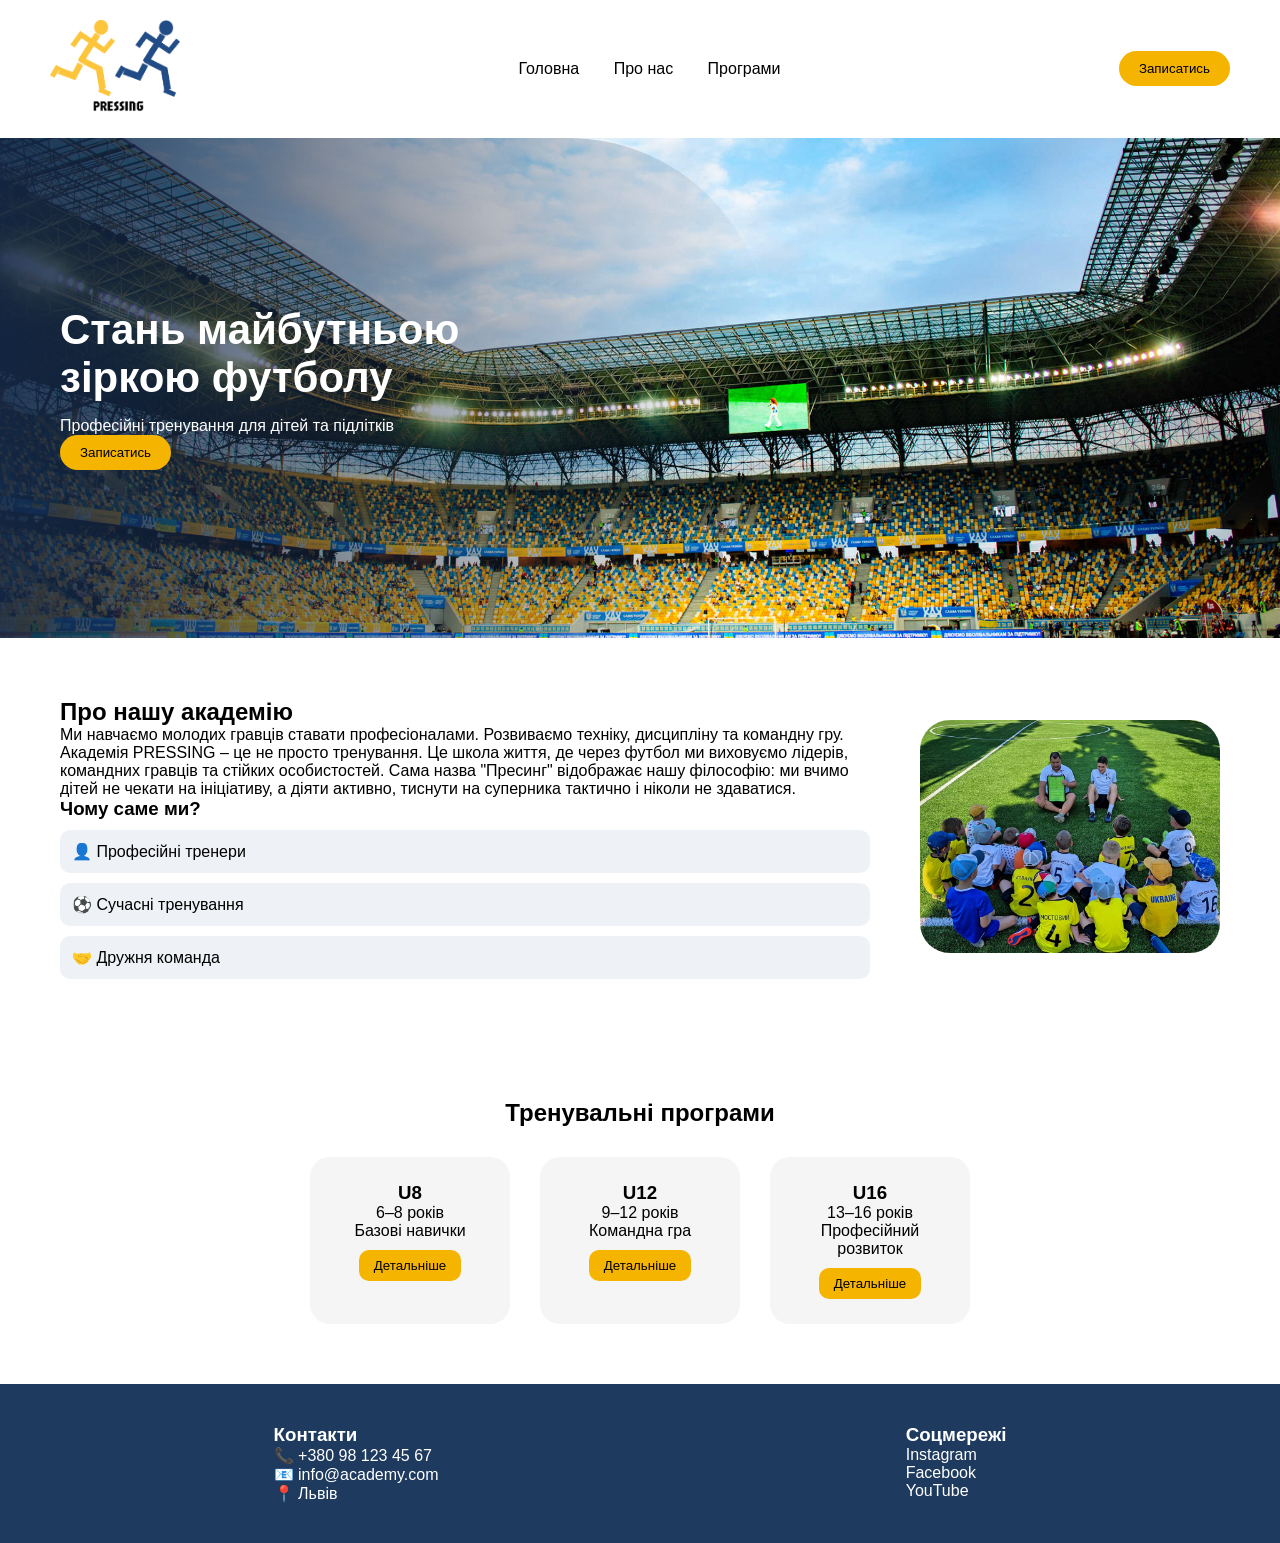
<file: index.html>
<!DOCTYPE html>
<html lang="uk">
<head>
    <meta charset="UTF-8">
    <title>Pressing</title>
    <link rel="stylesheet" href="style.css">
</head>
<body>

<body>

<header class="header">
    <div class="logo">
        <img src="images/logo.png" alt="Логотип">
    </div>

   <nav>
    <a href="index.html">Головна</a>
    <a href="#about">Про нас</a>
    <a href="#programs">Програми</a>
</nav>

    <a href="signup.html">
    <button class="btn">Записатись</button>
</a>
</header>

<section class="hero">
    <div class="overlay"></div>

    <div class="hero-content">
        <h1>Стань майбутньою<br>зіркою футболу</h1>
        <p>Професійні тренування для дітей та підлітків</p>
        <a href="signup.html">
    <button class="btn">Записатись</button>
</a>
    </div>
</section>

<section id="about" class="about">
    <div class="about-left">
        <h2>Про нашу академію</h2>
        <p>
            Ми навчаємо молодих гравців ставати професіоналами.
            Розвиваємо техніку, дисципліну та командну гру.
            Академія PRESSING – це не просто тренування. Це школа життя, де через футбол ми виховуємо лідерів, командних гравців та стійких особистостей. Сама назва "Пресинг" відображає нашу філософію: ми вчимо дітей не чекати на ініціативу, а діяти активно, тиснути на суперника тактично і ніколи не здаватися.
        </p>
       
        <h3>Чому саме ми?</h3>
        <div class="features">
            <div>👤 Професійні тренери</div>
            <div>⚽ Сучасні тренування</div>
            <div>🤝 Дружня команда</div>
        </div>
    </div>

    <div class="about-right">
        <img src="images/about.jpg" alt="Про нас">
    </div>
</section>

<section id="programs" class="programs">
    <h2>Тренувальні програми</h2>

    <div class="cards">

        <div class="card">
            <h3>U8</h3>
            <p>6–8 років</p>
            <span>Базові навички</span>
            <button onclick="info('u8')">Детальніше</button>
        </div>

        <div class="card">
            <h3>U12</h3>
            <p>9–12 років</p>
            <span>Командна гра</span>
            <button onclick="info('u12')">Детальніше</button>
        </div>

        <div class="card">
            <h3>U16</h3>
            <p>13–16 років</p>
            <span>Професійний розвиток</span>
            <button onclick="info('u16')">Детальніше</button>
        </div>

    </div>
</section>

<footer class="footer">
    <div>
        <h3>Контакти</h3>
        <p>📞 +380 98 123 45 67</p>
        <p>📧 info@academy.com</p>
        <p>📍 Львів</p>
    </div>

    <div>
        <h3>Соцмережі</h3>
        <p>Instagram</p>
        <p>Facebook</p>
        <p>YouTube</p>
    </div>
</footer>

<script src="script.js"></script>
</body>
</html>
</file>
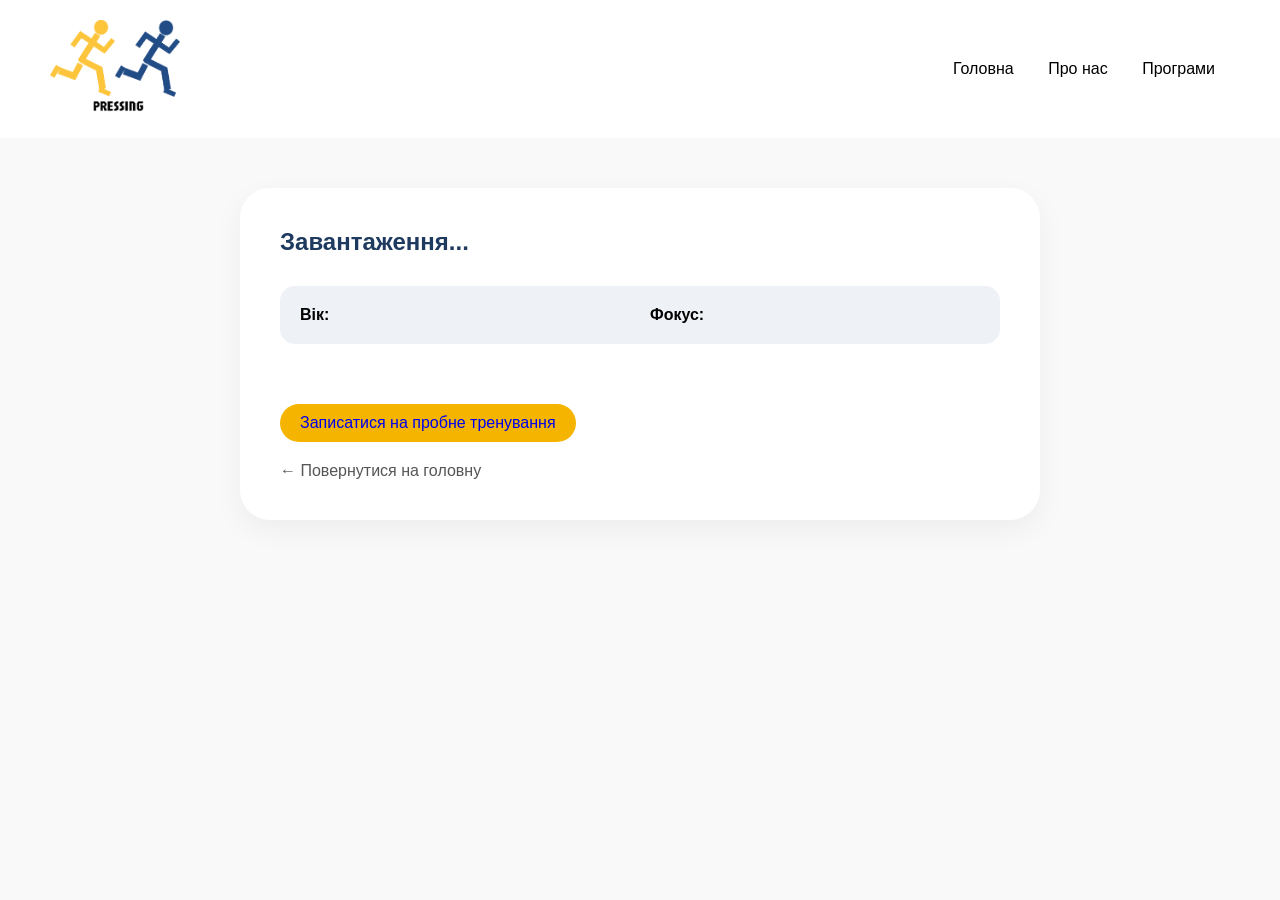
<file: program.html>
<!DOCTYPE html>
<html lang="uk">
<head>
    <meta charset="UTF-8">
    <title>Деталі програми - Pressing</title>
    <link rel="stylesheet" href="style.css">
</head>
<body class="program-details-page">

    <div class="container">
        <header class="header">
            <div class="logo"><img src="images/logo.png" alt="Логотип"></div>
<nav>
    <a href="index.html">Головна</a>
    <a href="index.html#about">Про нас</a>
    <a href="index.html#programs">Програми</a>
</nav>
        </header>

        <section class="program-info">
            <h1 id="program-title">Завантаження...</h1>
            <p id="program-description"></p>
            
            <div class="program-details-grid">
                <div class="detail-item">
                    <strong>Вік:</strong> <span id="program-age"></span>
                </div>
                <div class="detail-item">
                    <strong>Фокус:</strong> <span id="program-focus"></span>
                </div>
            </div>

            <a href="signup.html" class="btn" style="margin-top: 30px; text-decoration: none;">Записатися на пробне тренування</a>
            <br>
            <a href="index.html" class="back-link">← Повернутися на головну</a>
        </section>
    </div>

    <script src="script.js"></script>
    <script>
        // Викликаємо функцію завантаження даних при відкритті сторінки
        window.onload = loadProgramDetails;
    </script>
</body>
</html>
</file>
<file: style.css>
html {
    scroll-behavior: smooth;
}
* {
    margin: 0;
    padding: 0;
    box-sizing: border-box;
    font-family: Arial;
}

/* HEADER */
.header {
    display: flex;
    justify-content: space-between;
    align-items: center;
    padding: 20px 50px;
    background: white;
    width: 100%;
    flex-wrap: nowrap;
}


.logo img {
    width: 130px;
    transition: 0.3s;
}

.logo img:hover {
    transform: scale(1.05);
}

nav a {
    margin: 0 15px;
    text-decoration: none;
    color: black;
}

.btn {
    display: inline-block;
    background: #f4b400;
    border: none;
    padding: 10px 20px;
    border-radius: 25px;
    cursor: pointer;
    white-space: nowrap;
}

/* HERO */
.hero {
    position: relative;
    height: 500px;
    background: url("images/hero3.jpg") center/cover no-repeat;
    display: flex;
    align-items: center;
}

.overlay {
    position: absolute;
    width: 60%;
    height: 100%;
    background: linear-gradient(90deg, rgba(20,40,70,0.9), transparent);
    border-top-right-radius: 200px;
    border-bottom-right-radius: 200px;
}

.hero-content {
    position: relative;
    color: white;
    padding-left: 60px;
    max-width: 500px;
}

.hero h1 {
    font-size: 42px;
    margin-bottom: 15px;
}

/* ABOUT */
.about {
    display: flex;
    padding: 60px;
    gap: 50px;
    align-items: center;
}

.about-right img {
    width: 300px;
    border-radius: 30px;
}

.features div {
    background: #eef1f5;
    padding: 12px;
    margin-top: 10px;
    border-radius: 10px;
}

/* PROGRAMS */
.programs {
    text-align: center;
    padding: 60px;
}

.cards {
    display: flex;
    justify-content: center;
    gap: 30px;
    margin-top: 30px;
}

.card {
    background: #f5f5f5;
    padding: 25px;
    border-radius: 20px;
    width: 200px;
    transition: 0.3s;
}

.card:hover {
    transform: translateY(-10px);
}

.card button {
    margin-top: 10px;
    background: #f4b400;
    border: none;
    padding: 8px 15px;
    border-radius: 10px;
}

/* FOOTER */
.footer {
    background: #1e3a5f;
    color: white;
    display: flex;
    justify-content: space-around;
    padding: 40px;
}
/* СТОРІНКА ЗАПИСУ */
.signup-page {
    margin: 0;
    height: 100vh;
    background: url("hero.jpg") center/cover no-repeat;
    display: flex;
    justify-content: center;
    align-items: center;
}

/* затемнення */
.signup-container {
    width: 100%;
    height: 100%;
    background: rgba(0,0,0,0.6);
    display: flex;
    justify-content: center;
    align-items: center;
}

/* карточка */
.signup-box {
    background: white;
    padding: 40px;
    border-radius: 25px;
    width: 320px;
    text-align: center;
    animation: fadeIn 0.6s ease;
}

/* форма */
.signup-box input,
.signup-box select {
    width: 100%;
    margin: 10px 0;
    padding: 12px;
    border-radius: 12px;
    border: 1px solid #ccc;
}

/* кнопка */
.signup-box button {
    width: 100%;
    margin-top: 10px;
    background: #f4b400;
    border: none;
    padding: 12px;
    border-radius: 20px;
    cursor: pointer;
    transition: 0.3s;
}

.signup-box button:hover {
    background: #d89c00;
}

/* кнопка назад */
.back-btn {
    margin-top: 15px;
    background: transparent !important;
    color: #333;
}

/* анімація */
@keyframes fadeIn {
    from {
        opacity: 0;
        transform: translateY(20px);
    }
    to {
        opacity: 1;
        transform: translateY(0);
    }
}
.program-details-page {
    background: #f9f9f9;
    padding-bottom: 50px;
}

.program-info {
    max-width: 800px;
    margin: 50px auto;
    background: white;
    padding: 40px;
    border-radius: 30px;
    box-shadow: 0 10px 30px rgba(0,0,0,0.05);
}

.program-info h1 {
    color: #1e3a5f;
    margin-bottom: 20px;
}

.program-details-grid {
    display: grid;
    grid-template-columns: 1fr 1fr;
    gap: 20px;
    margin: 30px 0;
    padding: 20px;
    background: #eef1f5;
    border-radius: 15px;
}

.back-link, 
.back-link:visited {
    display: inline-block;
    margin-top: 20px;
    color: #000000; /* Ваш обраний колір */
    text-decoration: none;
}

.back-link:hover {
    text-decoration: underline;
    color: #000000; /* Можна додати зміну кольору при наведенні для кращого UX */
}
/* Це виправить колір посилань у меню та внизу сторінки */
nav a, .back-link, .back-link:visited {
    text-decoration: none;
    color: black; /* Для меню */
}

.back-link, .back-link:visited {
    color: #555; /* Для посилання "Повернутися на головну" */
}
</file>
